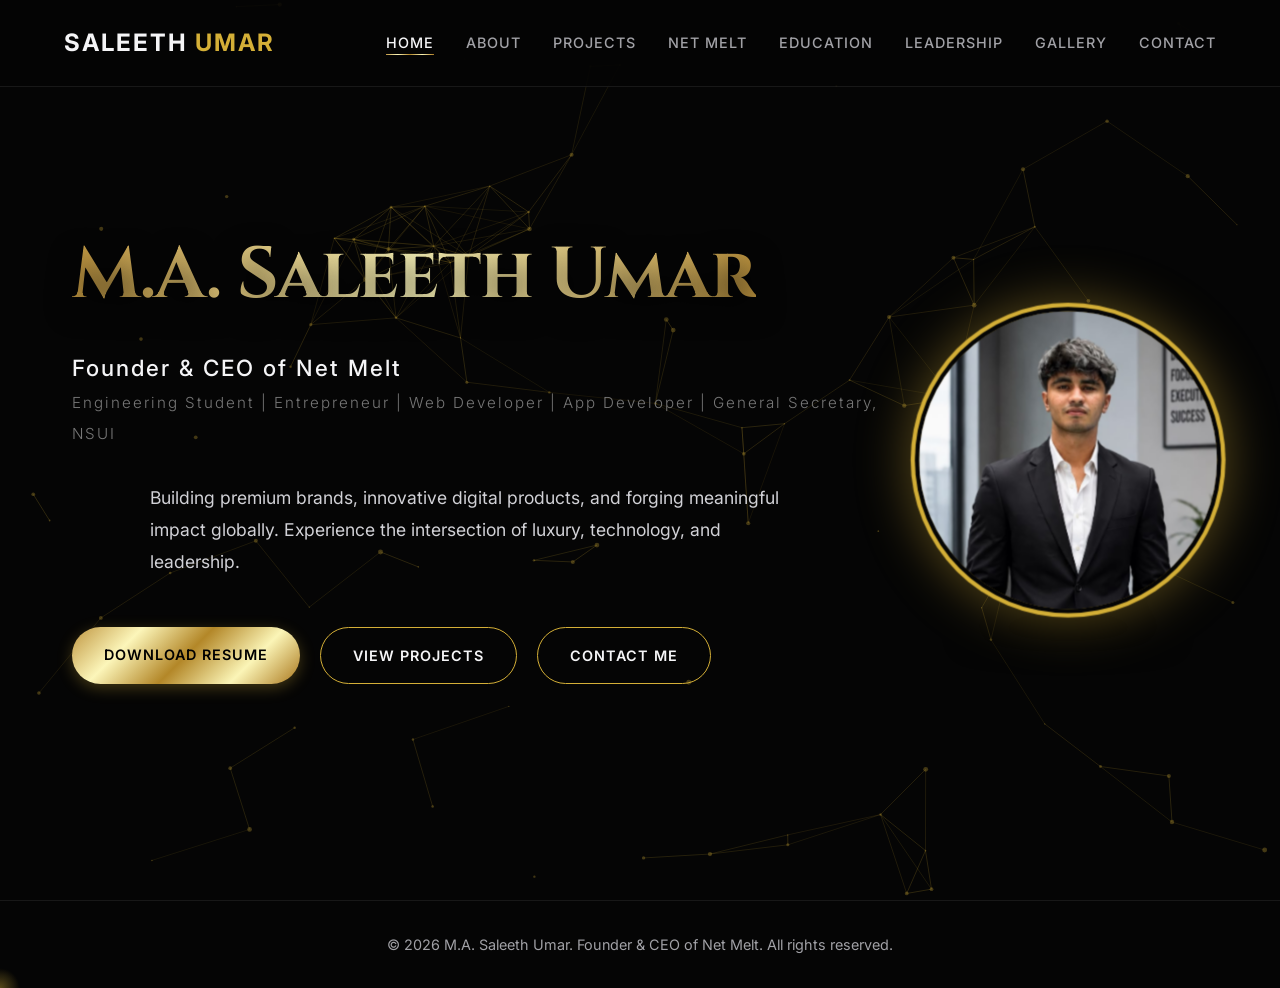
<file: index.html>
<!DOCTYPE html>
<html lang="en">
<head>
  <meta charset="UTF-8">
  <meta name="viewport" content="width=device-width, initial-scale=1.0">
  <title>M.A. Saleeth Umar | Founder & CEO</title>
  <meta name="description" content="Fortune 500-level Portfolio of M.A. Saleeth Umar - Founder of Net Melt.">
  <link rel="icon" href="favicon.ico">
  
  <link href="https://fonts.googleapis.com/css2?family=Cinzel:wght@400;700&family=Inter:wght@300;400;500;600;700&display=swap" rel="stylesheet">
  <link rel="stylesheet" href="assets/css/style.css">
  <link rel="stylesheet" href="assets/css/animations.css">
  <link rel="stylesheet" href="assets/css/responsive.css">

  <style>
    .hero {
      height: 100vh;
      display: flex;
      align-items: center;
      justify-content: center;
      text-align: center;
      position: relative;
      padding-top: 80px; /* Offset for the navbar to move everything naturally down */
    }
    .hero-content { 
      z-index: 2; 
      display: flex; 
      flex-direction: row; 
      align-items: center; 
      justify-content: space-between;
      gap: 50px; 
      margin-top: 40px; 
      width: 100%;
      text-align: left;
    }
    .hero-text-content {
      flex: 1;
      display: flex;
      flex-direction: column;
      align-items: flex-start;
      gap: 20px;
    }
    .hero-profile-wrapper { opacity: 0; animation: profileZoomIn 1.5s cubic-bezier(0.16, 1, 0.3, 1) 0.5s forwards; perspective: 1000px; }
    
    .profile-photo-container { 
      width: 280px; 
      height: 280px; 
      border-radius: 50%; 
      margin-bottom: 0; /* Let flex gap handle spacing */
      position: relative; 
      cursor: pointer; 
      transform-style: preserve-3d; 
      animation: floatRotate 8s ease-in-out infinite alternate; 
    }
    
    /* Realistic shadow beneath the profile */
    .profile-photo-container::after { 
      content: ''; 
      position: absolute; 
      bottom: -40px; 
      left: 15%; 
      width: 70%; 
      height: 20px; 
      background: rgba(0, 0, 0, 0.9); 
      filter: blur(15px); 
      border-radius: 50%; 
      z-index: -1; 
      animation: shadowBreathe 8s ease-in-out infinite alternate; 
    }
    
    .profile-photo { 
      width: 100%; 
      height: 100%; 
      border-radius: 50%; 
      object-fit: cover; 
      object-position: center 20%; 
      /* Luxury Double Gold Border */
      box-shadow: 0 0 0 4px var(--bg-color), 
                  0 0 0 8px var(--gold-primary), 
                  0 0 50px 10px rgba(212, 175, 55, 0.4); 
      position: relative; 
      z-index: 2; 
    }
    .profile-glass-overlay { position: absolute; top: 0; left: 0; right: 0; bottom: 0; border-radius: 50%; background: linear-gradient(135deg, rgba(255,255,255,0.1) 0%, transparent 30%); z-index: 3; pointer-events: none; transform: translateZ(10px); }
    .profile-ring { position: absolute; top: -15px; left: -15px; right: -15px; bottom: -15px; border-radius: 50%; border: 2px dashed rgba(212, 175, 55, 0.6); animation: spin 20s linear infinite; transform: translateZ(-10px); z-index: 1; }
    .hero-title { font-family: var(--font-heading); font-size: 4.5rem; margin: 0; text-shadow: 0 10px 30px rgba(0,0,0,0.8); line-height: 1.1; }
    .hero-roles { font-size: 1.2rem; color: var(--text-secondary); font-weight: 300; letter-spacing: 2px; margin: 15px 0; }
    .hero-tagline { font-size: 1.1rem; max-width: 650px; margin: 0 auto 30px; line-height: 1.8; color: #d1d1d6; }
    .hero-buttons { display: flex; gap: 20px; flex-wrap: wrap; justify-content: center; }

    @keyframes profileZoomIn { 0% { transform: scale(0.6) translateY(50px); opacity: 0; } 100% { transform: scale(1) translateY(0); opacity: 1; } }
    @keyframes floatRotate { 0% { transform: translateY(0px) rotate(0deg); } 50% { transform: translateY(-15px) rotate(4deg); } 100% { transform: translateY(0px) rotate(-4deg); } }
    @keyframes shadowBreathe { 0% { transform: scale(1); opacity: 0.8; } 50% { transform: scale(0.8); opacity: 0.4; } 100% { transform: scale(1); opacity: 0.8; } }
    @media (max-width: 768px) {
      .hero {
        height: auto;
        min-height: 110vh;
        padding-top: 120px;
        padding-bottom: 60px;
      }
      .hero-content {
        flex-direction: column-reverse;
        text-align: center;
        gap: 30px;
        margin-top: 10px;
      }
      .hero-text-content {
        align-items: center;
      }
      .hero-buttons {
        justify-content: center;
      }
      .profile-photo-container {
        width: 75vw;
        height: 75vw;
        max-width: 250px;
        max-height: 250px;
      }
      .profile-photo {
        object-fit: cover; 
        object-position: center 20%; 
        box-shadow: 0 0 0 3px var(--bg-color), 
                    0 0 0 6px var(--gold-primary), 
                    0 0 30px 5px rgba(212, 175, 55, 0.4); 
      }
      .hero-title {
        font-size: 2.5rem;
      }
      .hero-roles span:first-child {
        font-size: 1.1rem !important;
      }
      .hero-roles span:last-child {
        font-size: 0.85rem !important;
      }
      .hero-tagline {
        font-size: 0.95rem;
        padding: 0 15px;
      }
      .profile-photo-container::after {
        bottom: -20px;
      }
    }
  </style>
</head>
<body class="page-transition">
  
  <div class="loader-wrapper"><div class="loader"></div></div>

  <nav>
    <a href="index.html" class="logo">Saleeth <span>Umar</span></a>
    <div class="menu-toggle"><span></span><span></span><span></span></div>
    <ul class="nav-links">
      <li><a href="index.html" class="active">Home</a></li>
      <li><a href="about.html">About</a></li>
      <li><a href="projects.html">Projects</a></li>
      <li><a href="netmelt.html">Net Melt</a></li>
      <li><a href="education.html">Education</a></li>
      <li><a href="leadership.html">Leadership</a></li>
      <li><a href="gallery.html">Gallery</a></li>
      <li><a href="contact.html">Contact</a></li>
    </ul>
  </nav>

  <section class="hero">
    <div class="container">
      <div class="hero-content reveal active">
        
        <div class="hero-text-content">
          <h1 class="hero-title shimmer-text">M.A. Saleeth Umar</h1>
          
          <div class="hero-roles">
            <span style="color: var(--text-primary); font-weight: 500; font-size: 1.4rem;">Founder & CEO of Net Melt</span> <br>
            <span style="font-size: 0.95rem; color: #777;">Engineering Student | Entrepreneur | Web Developer | App Developer | General Secretary, NSUI</span>
          </div>
          
          <p class="hero-tagline">
            Building premium brands, innovative digital products, and forging meaningful impact globally. Experience the intersection of luxury, technology, and leadership.
          </p>

          <div class="hero-buttons">
            <a href="#" class="btn btn-primary">Download Resume</a>
            <a href="projects.html" class="btn btn-secondary">View Projects</a>
            <a href="contact.html" class="btn btn-secondary">Contact Me</a>
          </div>
        </div>

        <div class="hero-profile-wrapper">
          <div class="profile-photo-container tilt-card">
            <div class="profile-ring"></div>
            <img src="assets/images/profile.jpg" alt="M.A. Saleeth Umar" class="profile-photo tilt-card-inner">
            <div class="profile-glass-overlay"></div>
          </div>
        </div>
        
      </div>
    </div>
  </section>

  <footer>
    <div class="container">
      <p>&copy; 2026 M.A. Saleeth Umar. Founder & CEO of Net Melt. All rights reserved.</p>
    </div>
  </footer>

  <script src="assets/js/particles.js"></script>
  <script src="assets/js/animations.js"></script>
  <script src="assets/js/main.js"></script>
</body>
</html>
</file>
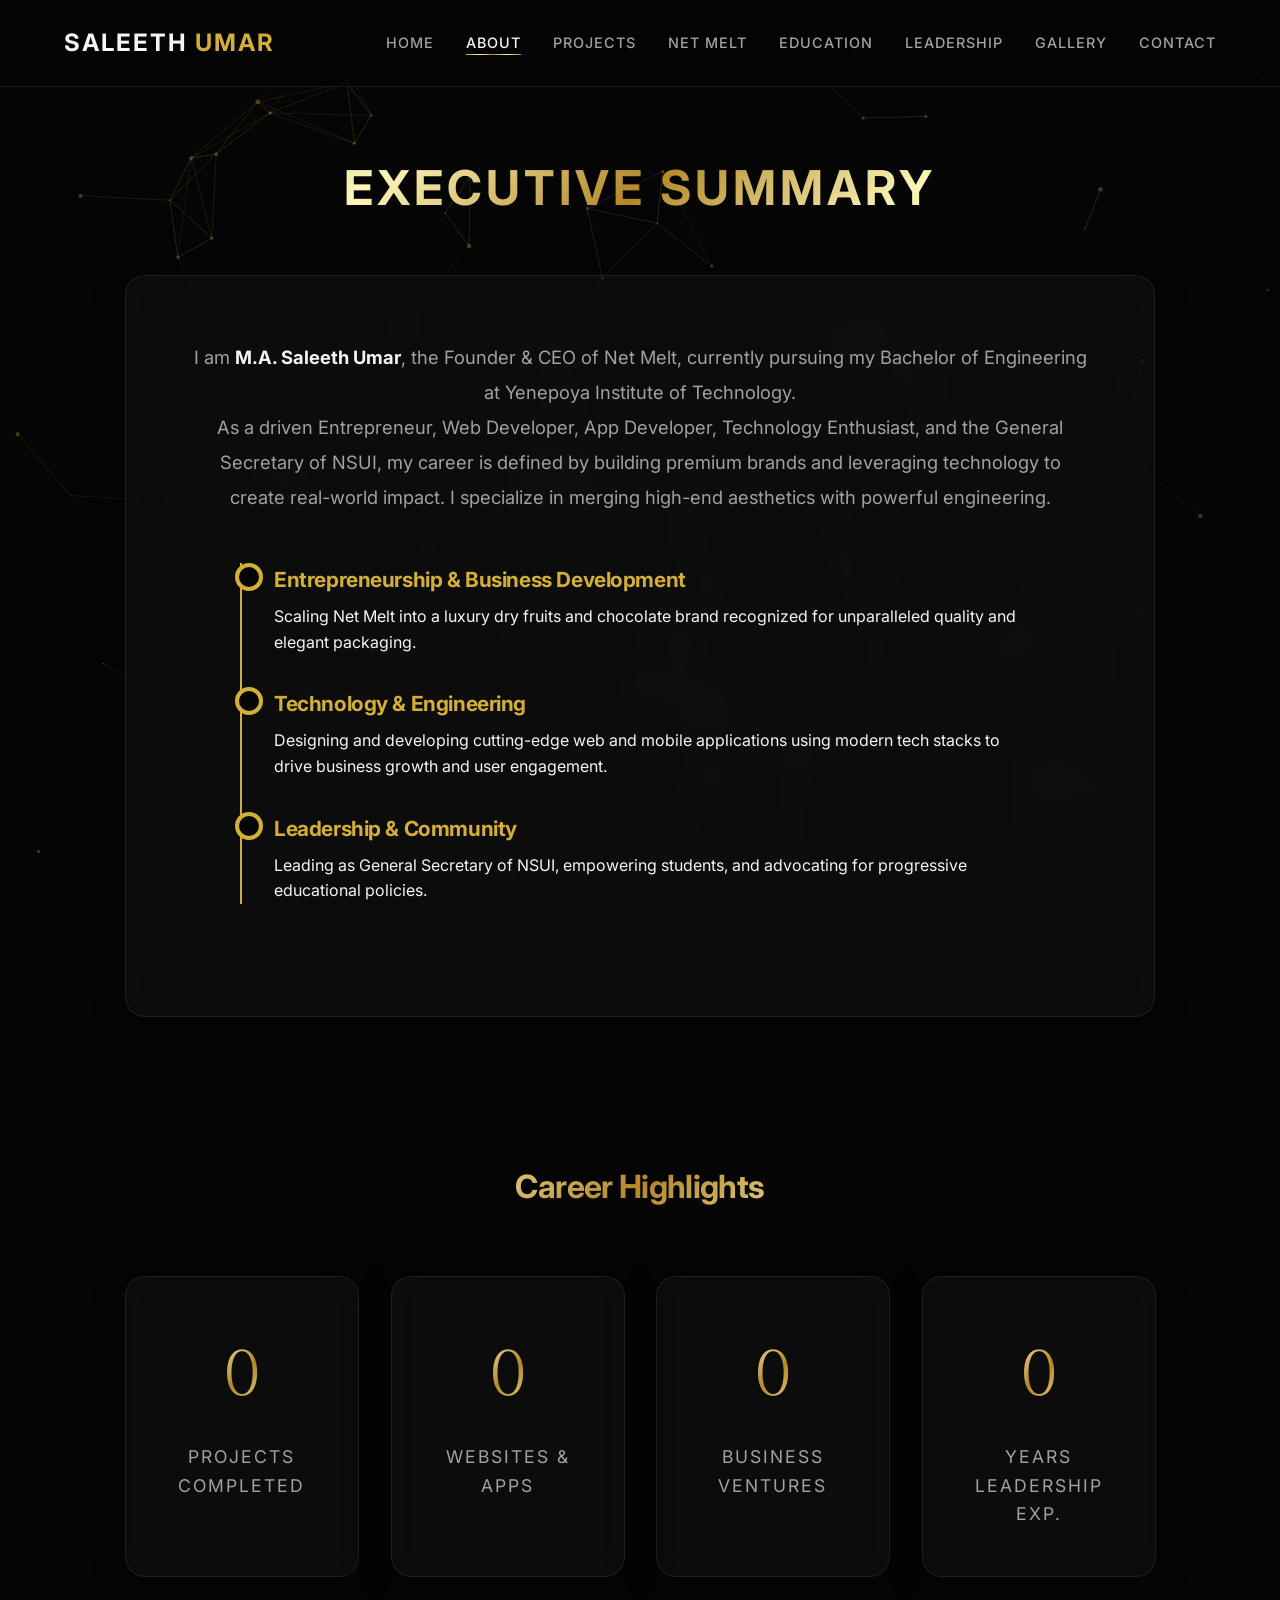
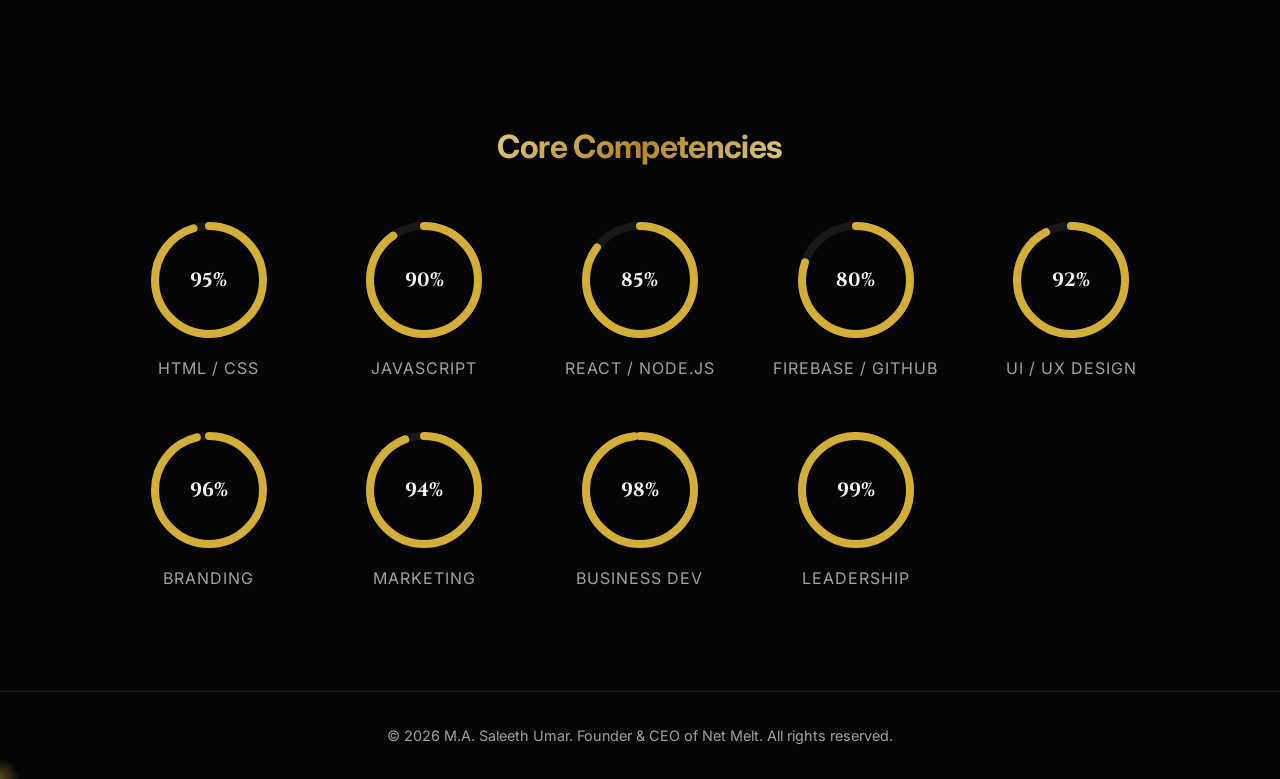
<file: about.html>
<!DOCTYPE html>
<html lang="en">
<head>
  <meta charset="UTF-8">
  <meta name="viewport" content="width=device-width, initial-scale=1.0">
  <title>About | M.A. Saleeth Umar</title>
  <link rel="icon" href="favicon.ico">
  <link href="https://fonts.googleapis.com/css2?family=Cinzel:wght@400;700&family=Inter:wght@300;400;500;600;700&display=swap" rel="stylesheet">
  <link rel="stylesheet" href="assets/css/style.css">
  <link rel="stylesheet" href="assets/css/animations.css">
  <link rel="stylesheet" href="assets/css/responsive.css">
  <style>
    .about-section { padding-top: 150px; }
    .about-grid { display: grid; grid-template-columns: 1fr; gap: 4rem; }
    .about-text { font-size: 1.15rem; line-height: 1.9; color: var(--text-secondary); text-align: center; max-width: 900px; margin: 0 auto 3rem; }
    .about-text strong { color: var(--text-primary); }
    .timeline-intro { display: flex; flex-direction: column; gap: 2rem; border-left: 2px solid var(--gold-primary); padding-left: 2rem; margin: 3rem auto; max-width: 800px; }
    .timeline-intro-item { position: relative; }
    .timeline-intro-item::before { content: ''; position: absolute; left: -39px; top: 0; width: 20px; height: 20px; background: var(--bg-color); border: 4px solid var(--gold-primary); border-radius: 50%; }
    .timeline-intro-item h4 { color: var(--gold-primary); font-size: 1.3rem; margin-bottom: 0.5rem; }
  </style>
</head>
<body class="page-transition">
  
  <div class="loader-wrapper"><div class="loader"></div></div>
  <nav>
    <a href="index.html" class="logo">Saleeth <span>Umar</span></a>
    <div class="menu-toggle"><span></span><span></span><span></span></div>
    <ul class="nav-links">
      <li><a href="index.html">Home</a></li>
      <li><a href="about.html" class="active">About</a></li>
      <li><a href="projects.html">Projects</a></li>
      <li><a href="netmelt.html">Net Melt</a></li>
      <li><a href="education.html">Education</a></li>
      <li><a href="leadership.html">Leadership</a></li>
      <li><a href="gallery.html">Gallery</a></li>
      <li><a href="contact.html">Contact</a></li>
    </ul>
  </nav>

  <section class="about-section">
    <div class="container">
      <h2 class="section-title reveal gold-text">Executive Summary</h2>
      
      <div class="about-grid">
        <div class="about-content glass-panel reveal-left" style="padding: 4rem;">
          <div class="about-text">
            <p>I am <strong>M.A. Saleeth Umar</strong>, the Founder & CEO of Net Melt, currently pursuing my Bachelor of Engineering at Yenepoya Institute of Technology.</p>
            <p>As a driven Entrepreneur, Web Developer, App Developer, Technology Enthusiast, and the General Secretary of NSUI, my career is defined by building premium brands and leveraging technology to create real-world impact. I specialize in merging high-end aesthetics with powerful engineering.</p>
          </div>

          <div class="timeline-intro reveal">
            <div class="timeline-intro-item">
              <h4>Entrepreneurship & Business Development</h4>
              <p>Scaling Net Melt into a luxury dry fruits and chocolate brand recognized for unparalleled quality and elegant packaging.</p>
            </div>
            <div class="timeline-intro-item">
              <h4>Technology & Engineering</h4>
              <p>Designing and developing cutting-edge web and mobile applications using modern tech stacks to drive business growth and user engagement.</p>
            </div>
            <div class="timeline-intro-item">
              <h4>Leadership & Community</h4>
              <p>Leading as General Secretary of NSUI, empowering students, and advocating for progressive educational policies.</p>
            </div>
          </div>
        </div>

        <div class="achievements-section reveal" style="margin-top: 5rem;">
          <h3 class="gold-text" style="text-align: center; font-size: 2rem; margin-bottom: 1rem;">Career Highlights</h3>
          <div class="achievements-grid">
            <div class="achievement-card glass-panel tilt-card">
              <div class="tilt-card-inner">
                <div class="counter" data-target="15">0</div>
                <div class="counter-label">Projects Completed</div>
              </div>
            </div>
            <div class="achievement-card glass-panel tilt-card">
              <div class="tilt-card-inner">
                <div class="counter" data-target="8">0</div>
                <div class="counter-label">Websites & Apps</div>
              </div>
            </div>
            <div class="achievement-card glass-panel tilt-card">
              <div class="tilt-card-inner">
                <div class="counter" data-target="3">0</div>
                <div class="counter-label">Business Ventures</div>
              </div>
            </div>
            <div class="achievement-card glass-panel tilt-card">
              <div class="tilt-card-inner">
                <div class="counter" data-target="4">0</div>
                <div class="counter-label">Years Leadership Exp.</div>
              </div>
            </div>
          </div>
        </div>

        <div class="skills-section reveal" style="margin-top: 5rem;">
          <h3 class="gold-text" style="text-align: center; font-size: 2rem; margin-bottom: 3rem;">Core Competencies</h3>
          
          <div class="skills-grid">
            <!-- Skill Items -->
            <div>
              <div class="skill-circle" data-percent="95">
                <svg><circle cx="60" cy="60" r="54" class="bg"></circle><circle cx="60" cy="60" r="54" class="progress"></circle></svg>
                <div class="skill-percentage">95%</div>
              </div>
              <div class="skill-name">HTML / CSS</div>
            </div>
            <div>
              <div class="skill-circle" data-percent="90">
                <svg><circle cx="60" cy="60" r="54" class="bg"></circle><circle cx="60" cy="60" r="54" class="progress"></circle></svg>
                <div class="skill-percentage">90%</div>
              </div>
              <div class="skill-name">JavaScript</div>
            </div>
            <div>
              <div class="skill-circle" data-percent="85">
                <svg><circle cx="60" cy="60" r="54" class="bg"></circle><circle cx="60" cy="60" r="54" class="progress"></circle></svg>
                <div class="skill-percentage">85%</div>
              </div>
              <div class="skill-name">React / Node.js</div>
            </div>
            <div>
              <div class="skill-circle" data-percent="80">
                <svg><circle cx="60" cy="60" r="54" class="bg"></circle><circle cx="60" cy="60" r="54" class="progress"></circle></svg>
                <div class="skill-percentage">80%</div>
              </div>
              <div class="skill-name">Firebase / GitHub</div>
            </div>
            <div>
              <div class="skill-circle" data-percent="92">
                <svg><circle cx="60" cy="60" r="54" class="bg"></circle><circle cx="60" cy="60" r="54" class="progress"></circle></svg>
                <div class="skill-percentage">92%</div>
              </div>
              <div class="skill-name">UI / UX Design</div>
            </div>
            <div>
              <div class="skill-circle" data-percent="96">
                <svg><circle cx="60" cy="60" r="54" class="bg"></circle><circle cx="60" cy="60" r="54" class="progress"></circle></svg>
                <div class="skill-percentage">96%</div>
              </div>
              <div class="skill-name">Branding</div>
            </div>
            <div>
              <div class="skill-circle" data-percent="94">
                <svg><circle cx="60" cy="60" r="54" class="bg"></circle><circle cx="60" cy="60" r="54" class="progress"></circle></svg>
                <div class="skill-percentage">94%</div>
              </div>
              <div class="skill-name">Marketing</div>
            </div>
            <div>
              <div class="skill-circle" data-percent="98">
                <svg><circle cx="60" cy="60" r="54" class="bg"></circle><circle cx="60" cy="60" r="54" class="progress"></circle></svg>
                <div class="skill-percentage">98%</div>
              </div>
              <div class="skill-name">Business Dev</div>
            </div>
            <div>
              <div class="skill-circle" data-percent="99">
                <svg><circle cx="60" cy="60" r="54" class="bg"></circle><circle cx="60" cy="60" r="54" class="progress"></circle></svg>
                <div class="skill-percentage">99%</div>
              </div>
              <div class="skill-name">Leadership</div>
            </div>
          </div>
        </div>

      </div>
    </div>
  </section>

  <footer>
    <div class="container">
      <p>&copy; 2026 M.A. Saleeth Umar. Founder & CEO of Net Melt. All rights reserved.</p>
    </div>
  </footer>

  <script src="assets/js/particles.js"></script>
  <script src="assets/js/animations.js"></script>
  <script src="assets/js/main.js"></script>
</body>
</html>
</file>
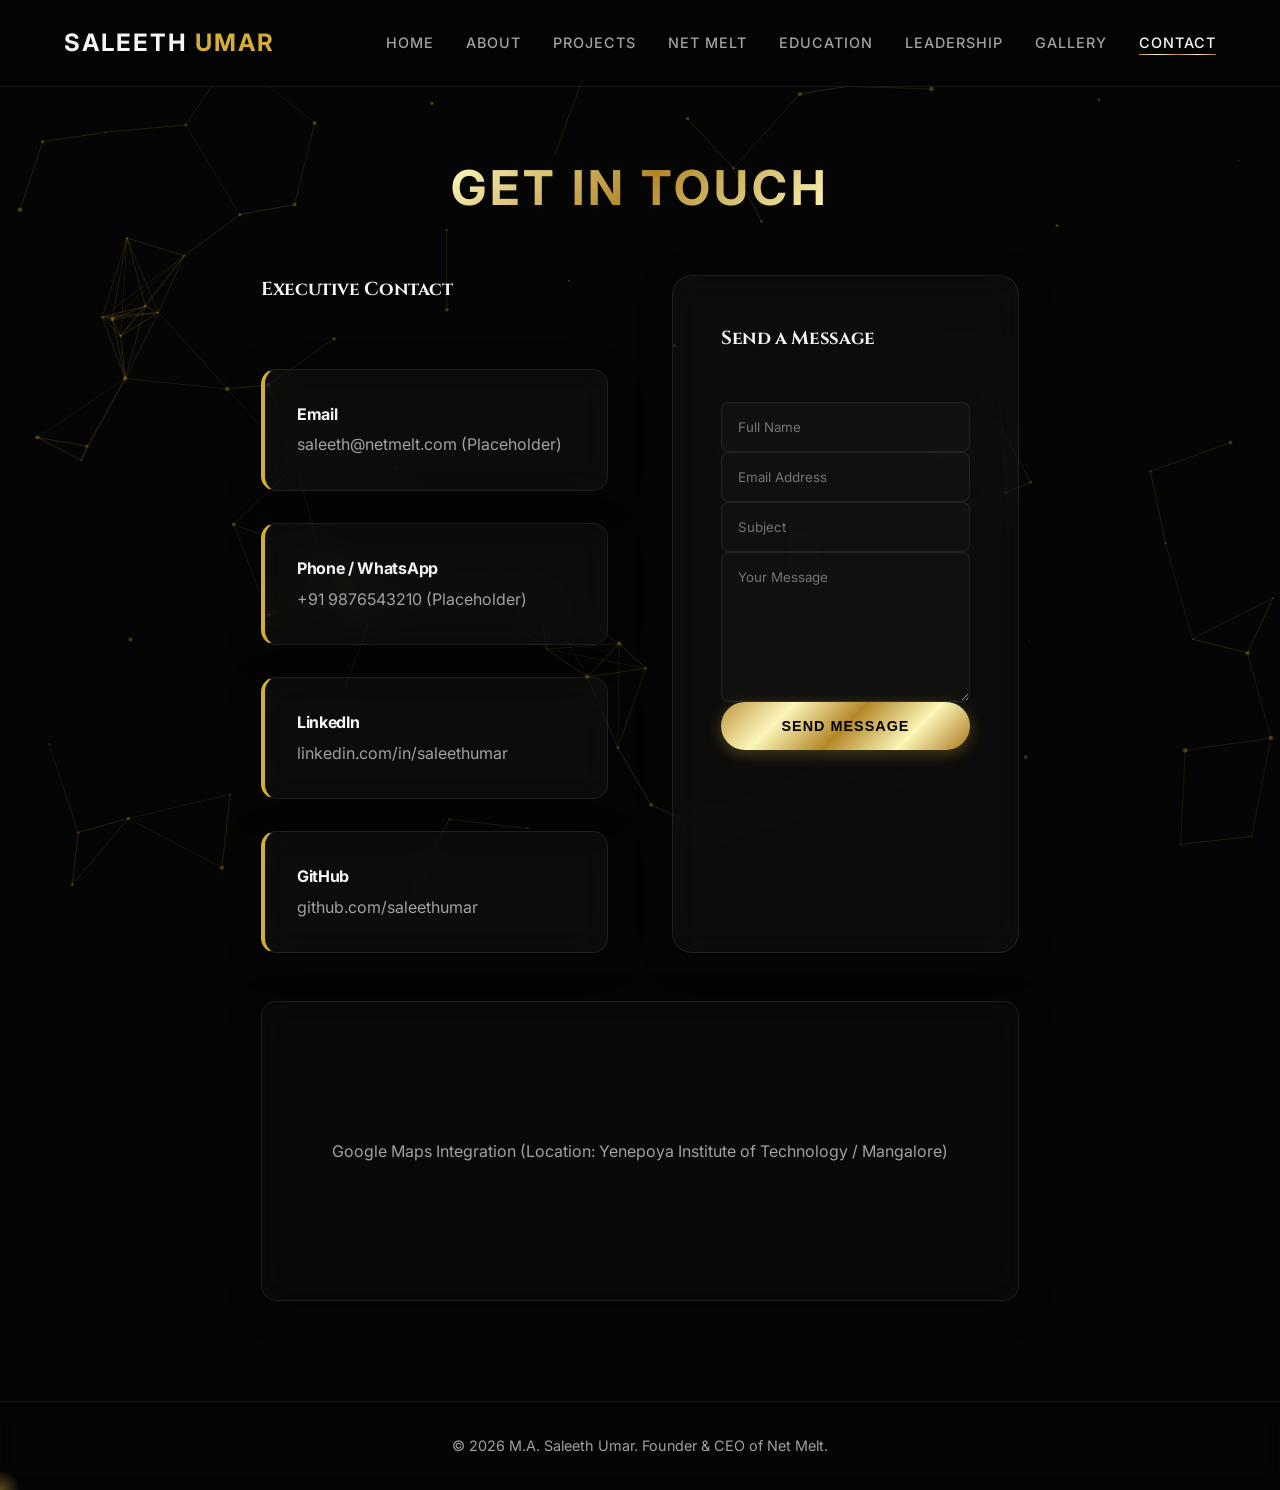
<file: contact.html>
<!DOCTYPE html>
<html lang="en">
<head>
  <meta charset="UTF-8">
  <meta name="viewport" content="width=device-width, initial-scale=1.0">
  <title>Contact | M.A. Saleeth Umar</title>
  <link rel="icon" href="favicon.ico">
  <link href="https://fonts.googleapis.com/css2?family=Cinzel:wght@400;700&family=Inter:wght@300;400;500;600;700&display=swap" rel="stylesheet">
  <link rel="stylesheet" href="assets/css/style.css">
  <link rel="stylesheet" href="assets/css/animations.css">
  <link rel="stylesheet" href="assets/css/responsive.css">
  <style>
    .contact-section { padding-top: 150px; }
    .contact-grid { display: grid; grid-template-columns: 1fr 1fr; gap: 4rem; }
    .contact-info { display: flex; flex-direction: column; gap: 2rem; }
    .info-card { padding: 2rem; border-radius: 15px; border-left: 4px solid var(--gold-primary); display: flex; align-items: center; gap: 20px; transition: var(--transition-smooth); }
    .info-card:hover { transform: translateX(10px); background: rgba(212,175,55,0.05); }
    .info-card i { font-size: 2rem; color: var(--gold-primary); }
    .info-content h4 { margin-bottom: 5px; }
    .info-content p { color: var(--text-secondary); }
    .contact-form { display: flex; flex-direction: column; gap: 1.5rem; padding: 3rem; border-radius: 20px; }
    .input-group { display: flex; flex-direction: column; gap: 0.5rem; }
    .input-group input, .input-group textarea { width: 100%; padding: 1rem; background: rgba(255,255,255,0.02); border: 1px solid var(--glass-border); border-radius: 8px; color: var(--text-primary); font-family: var(--font-main); transition: var(--transition-smooth); }
    .input-group input:focus, .input-group textarea:focus { outline: none; border-color: var(--gold-primary); box-shadow: 0 0 15px rgba(212,175,55,0.2); }
    .input-group textarea { min-height: 150px; resize: vertical; }
    .map-placeholder { width: 100%; height: 300px; background: rgba(255,255,255,0.02); border: 1px solid var(--glass-border); border-radius: 15px; margin-top: 3rem; display: flex; align-items: center; justify-content: center; color: var(--text-secondary); }
    @media screen and (max-width: 900px) { .contact-grid { grid-template-columns: 1fr; } }
  </style>
</head>
<body class="page-transition">
  
  <div class="loader-wrapper"><div class="loader"></div></div>
  <nav>
    <a href="index.html" class="logo">Saleeth <span>Umar</span></a>
    <div class="menu-toggle"><span></span><span></span><span></span></div>
    <ul class="nav-links">
      <li><a href="index.html">Home</a></li>
      <li><a href="about.html">About</a></li>
      <li><a href="projects.html">Projects</a></li>
      <li><a href="netmelt.html">Net Melt</a></li>
      <li><a href="education.html">Education</a></li>
      <li><a href="leadership.html">Leadership</a></li>
      <li><a href="gallery.html">Gallery</a></li>
      <li><a href="contact.html" class="active">Contact</a></li>
    </ul>
  </nav>

  <section class="contact-section">
    <div class="container">
      <h2 class="section-title reveal gold-text">Get In Touch</h2>
      
      <div class="contact-grid">
        <div class="contact-info reveal-left">
          <h3 style="margin-bottom: 2rem; font-family: var(--font-heading);">Executive Contact</h3>
          
          <div class="info-card glass-panel">
            <div class="info-content">
              <h4>Email</h4>
              <p>saleeth@netmelt.com (Placeholder)</p>
            </div>
          </div>
          
          <div class="info-card glass-panel">
            <div class="info-content">
              <h4>Phone / WhatsApp</h4>
              <p>+91 9876543210 (Placeholder)</p>
            </div>
          </div>
          
          <div class="info-card glass-panel">
            <div class="info-content">
              <h4>LinkedIn</h4>
              <p>linkedin.com/in/saleethumar</p>
            </div>
          </div>

          <div class="info-card glass-panel">
            <div class="info-content">
              <h4>GitHub</h4>
              <p>github.com/saleethumar</p>
            </div>
          </div>
        </div>

        <div class="contact-form glass-panel reveal-right">
          <h3 style="margin-bottom: 1.5rem; font-family: var(--font-heading);">Send a Message</h3>
          <form action="#" method="POST">
            <div class="input-group">
              <input type="text" placeholder="Full Name" required>
            </div>
            <div class="input-group">
              <input type="email" placeholder="Email Address" required>
            </div>
            <div class="input-group">
              <input type="text" placeholder="Subject">
            </div>
            <div class="input-group">
              <textarea placeholder="Your Message" required></textarea>
            </div>
            <button type="submit" class="btn btn-primary" style="width: 100%;">Send Message</button>
          </form>
        </div>
      </div>

      <div class="map-placeholder reveal glass-panel">
        <p>Google Maps Integration (Location: Yenepoya Institute of Technology / Mangalore)</p>
      </div>

    </div>
  </section>

  <footer>
    <div class="container">
      <p>&copy; 2026 M.A. Saleeth Umar. Founder & CEO of Net Melt.</p>
    </div>
  </footer>

  <script src="assets/js/particles.js"></script>
  <script src="assets/js/animations.js"></script>
  <script src="assets/js/main.js"></script>
</body>
</html>
</file>
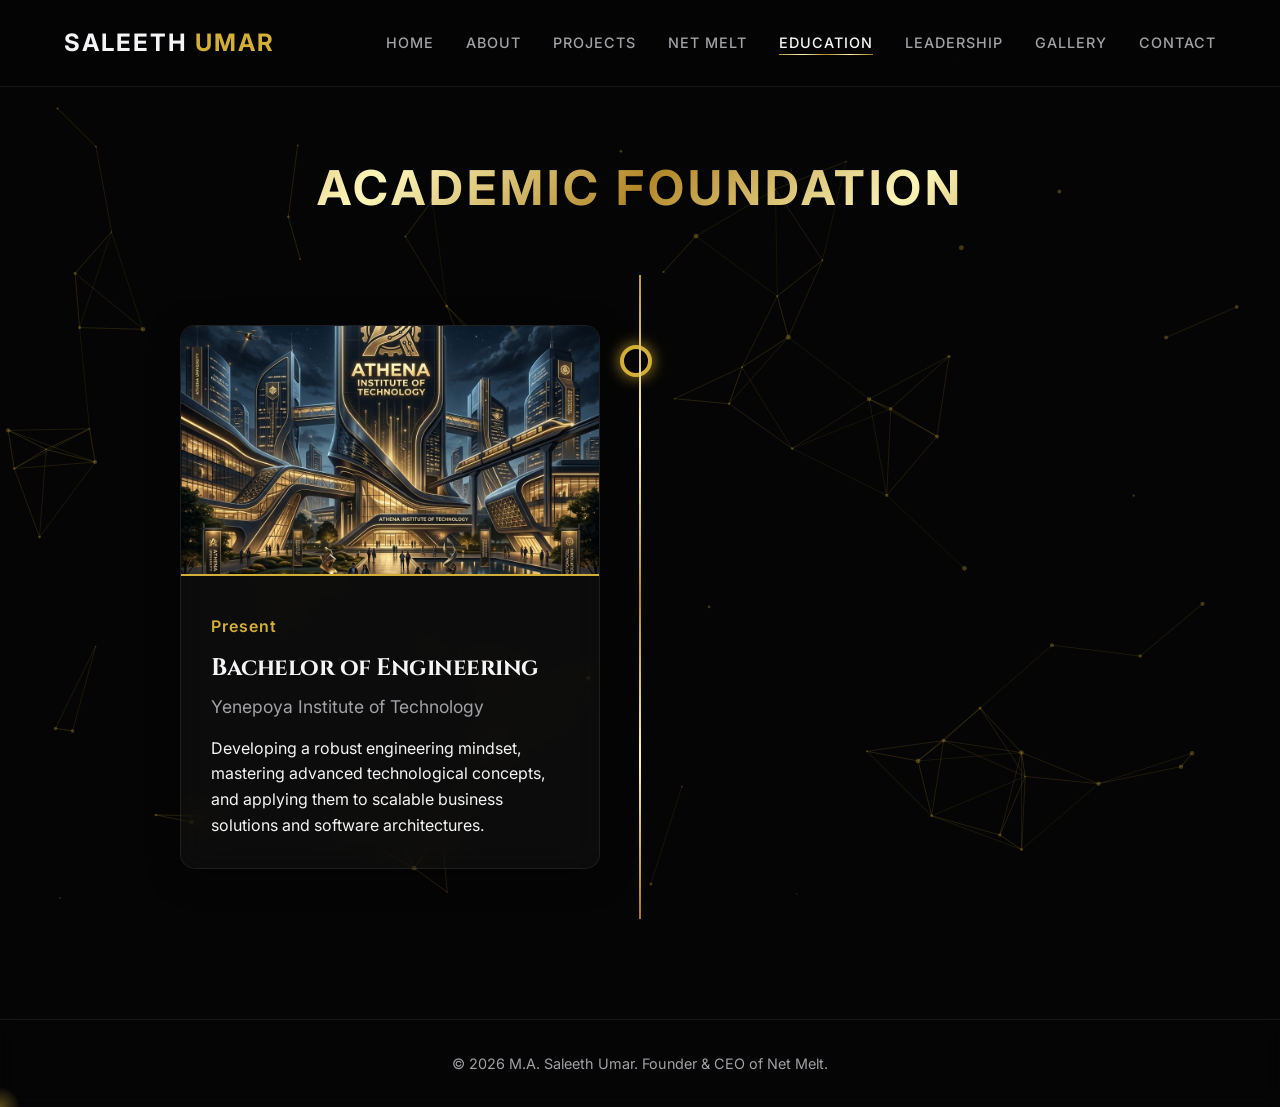
<file: education.html>
<!DOCTYPE html>
<html lang="en">
<head>
  <meta charset="UTF-8">
  <meta name="viewport" content="width=device-width, initial-scale=1.0">
  <title>Education | M.A. Saleeth Umar</title>
  <link rel="icon" href="favicon.ico">
  <link href="https://fonts.googleapis.com/css2?family=Cinzel:wght@400;700&family=Inter:wght@300;400;500;600;700&display=swap" rel="stylesheet">
  <link rel="stylesheet" href="assets/css/style.css">
  <link rel="stylesheet" href="assets/css/animations.css">
  <link rel="stylesheet" href="assets/css/responsive.css">
  <style>
    .education-section { padding-top: 150px; }
    .timeline { position: relative; max-width: 1000px; margin: 0 auto; padding: 40px 0; }
    .timeline::after { content: ''; position: absolute; width: 2px; background: var(--gold-gradient); top: 0; bottom: 0; left: 50%; margin-left: -1px; }
    .timeline-item { padding: 10px 40px; position: relative; width: 50%; }
    .timeline-item::after { content: ''; position: absolute; width: 24px; height: 24px; right: -12px; background-color: var(--bg-color); border: 4px solid var(--gold-primary); top: 30px; border-radius: 50%; z-index: 1; box-shadow: 0 0 15px rgba(212,175,55,0.8); }
    .left { left: 0; }
    .right { left: 50%; }
    .right::after { left: -12px; }
    .timeline-content { padding: 0; position: relative; border-radius: 15px; overflow: hidden; border: 1px solid var(--glass-border); }
    .timeline-img { width: 100%; height: 250px; object-fit: cover; border-bottom: 2px solid var(--gold-primary); }
    .timeline-text { padding: 30px; }
    .timeline-date { color: var(--gold-primary); font-weight: 600; margin-bottom: 10px; letter-spacing: 1px; }
    .timeline-title { font-size: 1.5rem; margin-bottom: 5px; font-family: var(--font-heading); }
    .timeline-inst { font-size: 1.1rem; color: var(--text-secondary); margin-bottom: 15px; }
    @media screen and (max-width: 768px) {
      .timeline::after { left: 31px; }
      .timeline-item { width: 100%; padding-left: 70px; padding-right: 25px; }
      .timeline-item::after { left: 19px; }
      .right { left: 0%; }
    }
  </style>
</head>
<body class="page-transition">
  
  <div class="loader-wrapper"><div class="loader"></div></div>
  <nav>
    <a href="index.html" class="logo">Saleeth <span>Umar</span></a>
    <div class="menu-toggle"><span></span><span></span><span></span></div>
    <ul class="nav-links">
      <li><a href="index.html">Home</a></li>
      <li><a href="about.html">About</a></li>
      <li><a href="projects.html">Projects</a></li>
      <li><a href="netmelt.html">Net Melt</a></li>
      <li><a href="education.html" class="active">Education</a></li>
      <li><a href="leadership.html">Leadership</a></li>
      <li><a href="gallery.html">Gallery</a></li>
      <li><a href="contact.html">Contact</a></li>
    </ul>
  </nav>

  <section class="education-section">
    <div class="container">
      <h2 class="section-title reveal gold-text">Academic Foundation</h2>
      
      <div class="timeline">
        
        <div class="timeline-item left reveal-left">
          <div class="timeline-content glass-panel tilt-card">
            <div class="tilt-card-inner">
              <img src="assets/images/illus_edu.png" class="timeline-img" alt="University Campus">
              <div class="timeline-text">
                <div class="timeline-date">Present</div>
                <h3 class="timeline-title">Bachelor of Engineering</h3>
                <div class="timeline-inst">Yenepoya Institute of Technology</div>
                <p>Developing a robust engineering mindset, mastering advanced technological concepts, and applying them to scalable business solutions and software architectures.</p>
              </div>
            </div>
          </div>
        </div>

      </div>
    </div>
  </section>

  <footer>
    <div class="container">
      <p>&copy; 2026 M.A. Saleeth Umar. Founder & CEO of Net Melt.</p>
    </div>
  </footer>

  <script src="assets/js/particles.js"></script>
  <script src="assets/js/animations.js"></script>
  <script src="assets/js/main.js"></script>
</body>
</html>
</file>
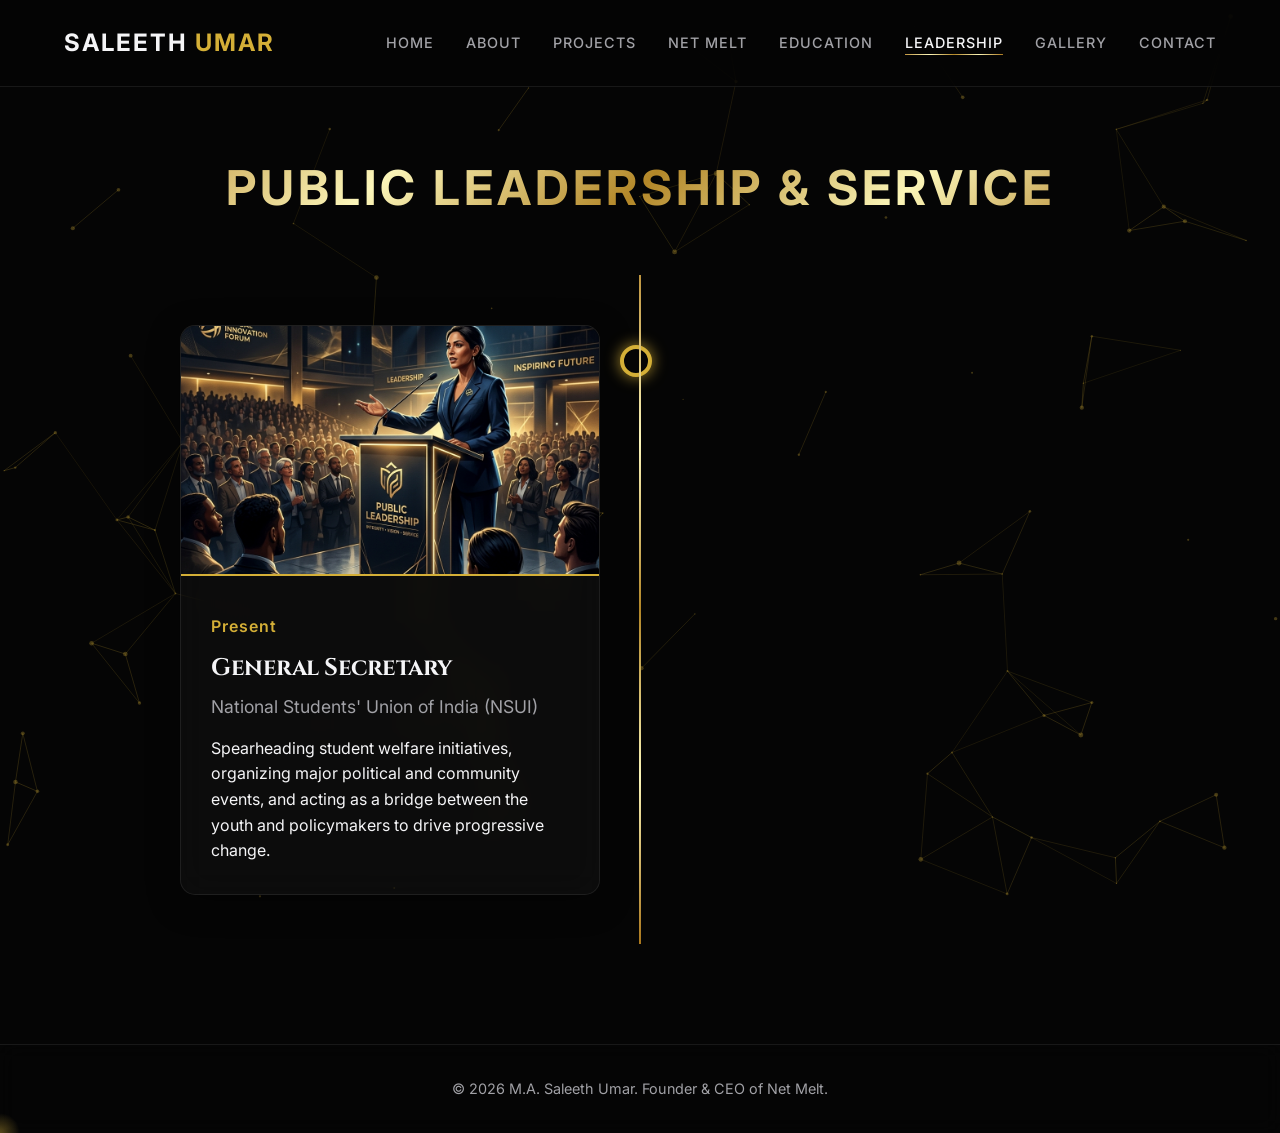
<file: leadership.html>
<!DOCTYPE html>
<html lang="en">
<head>
  <meta charset="UTF-8">
  <meta name="viewport" content="width=device-width, initial-scale=1.0">
  <title>Leadership | M.A. Saleeth Umar</title>
  <link rel="icon" href="favicon.ico">
  <link href="https://fonts.googleapis.com/css2?family=Cinzel:wght@400;700&family=Inter:wght@300;400;500;600;700&display=swap" rel="stylesheet">
  <link rel="stylesheet" href="assets/css/style.css">
  <link rel="stylesheet" href="assets/css/animations.css">
  <link rel="stylesheet" href="assets/css/responsive.css">
  <style>
    .leadership-section { padding-top: 150px; }
    .timeline { position: relative; max-width: 1000px; margin: 0 auto; padding: 40px 0; }
    .timeline::after { content: ''; position: absolute; width: 2px; background: var(--gold-gradient); top: 0; bottom: 0; left: 50%; margin-left: -1px; }
    .timeline-item { padding: 10px 40px; position: relative; width: 50%; }
    .timeline-item::after { content: ''; position: absolute; width: 24px; height: 24px; right: -12px; background-color: var(--bg-color); border: 4px solid var(--gold-primary); top: 30px; border-radius: 50%; z-index: 1; box-shadow: 0 0 15px rgba(212,175,55,0.8); }
    .left { left: 0; }
    .right { left: 50%; }
    .right::after { left: -12px; }
    .timeline-content { padding: 0; position: relative; border-radius: 15px; overflow: hidden; border: 1px solid var(--glass-border); }
    .timeline-img { width: 100%; height: 250px; object-fit: cover; border-bottom: 2px solid var(--gold-primary); }
    .timeline-text { padding: 30px; }
    .timeline-date { color: var(--gold-primary); font-weight: 600; margin-bottom: 10px; letter-spacing: 1px; }
    .timeline-title { font-size: 1.5rem; margin-bottom: 5px; font-family: var(--font-heading); }
    .timeline-inst { font-size: 1.1rem; color: var(--text-secondary); margin-bottom: 15px; }
    @media screen and (max-width: 768px) {
      .timeline::after { left: 31px; }
      .timeline-item { width: 100%; padding-left: 70px; padding-right: 25px; }
      .timeline-item::after { left: 19px; }
      .right { left: 0%; }
    }
  </style>
</head>
<body class="page-transition">
  
  <div class="loader-wrapper"><div class="loader"></div></div>
  <nav>
    <a href="index.html" class="logo">Saleeth <span>Umar</span></a>
    <div class="menu-toggle"><span></span><span></span><span></span></div>
    <ul class="nav-links">
      <li><a href="index.html">Home</a></li>
      <li><a href="about.html">About</a></li>
      <li><a href="projects.html">Projects</a></li>
      <li><a href="netmelt.html">Net Melt</a></li>
      <li><a href="education.html">Education</a></li>
      <li><a href="leadership.html" class="active">Leadership</a></li>
      <li><a href="gallery.html">Gallery</a></li>
      <li><a href="contact.html">Contact</a></li>
    </ul>
  </nav>

  <section class="leadership-section">
    <div class="container">
      <h2 class="section-title reveal gold-text">Public Leadership & Service</h2>
      
      <div class="timeline">
        
        <div class="timeline-item left reveal-left">
          <div class="timeline-content glass-panel tilt-card">
            <div class="tilt-card-inner">
              <img src="assets/images/illus_leadership.png" class="timeline-img" alt="Leadership">
              <div class="timeline-text">
                <div class="timeline-date">Present</div>
                <h3 class="timeline-title">General Secretary</h3>
                <div class="timeline-inst">National Students' Union of India (NSUI)</div>
                <p>Spearheading student welfare initiatives, organizing major political and community events, and acting as a bridge between the youth and policymakers to drive progressive change.</p>
              </div>
            </div>
          </div>
        </div>

      </div>
    </div>
  </section>

  <footer>
    <div class="container">
      <p>&copy; 2026 M.A. Saleeth Umar. Founder & CEO of Net Melt.</p>
    </div>
  </footer>

  <script src="assets/js/particles.js"></script>
  <script src="assets/js/animations.js"></script>
  <script src="assets/js/main.js"></script>
</body>
</html>
</file>
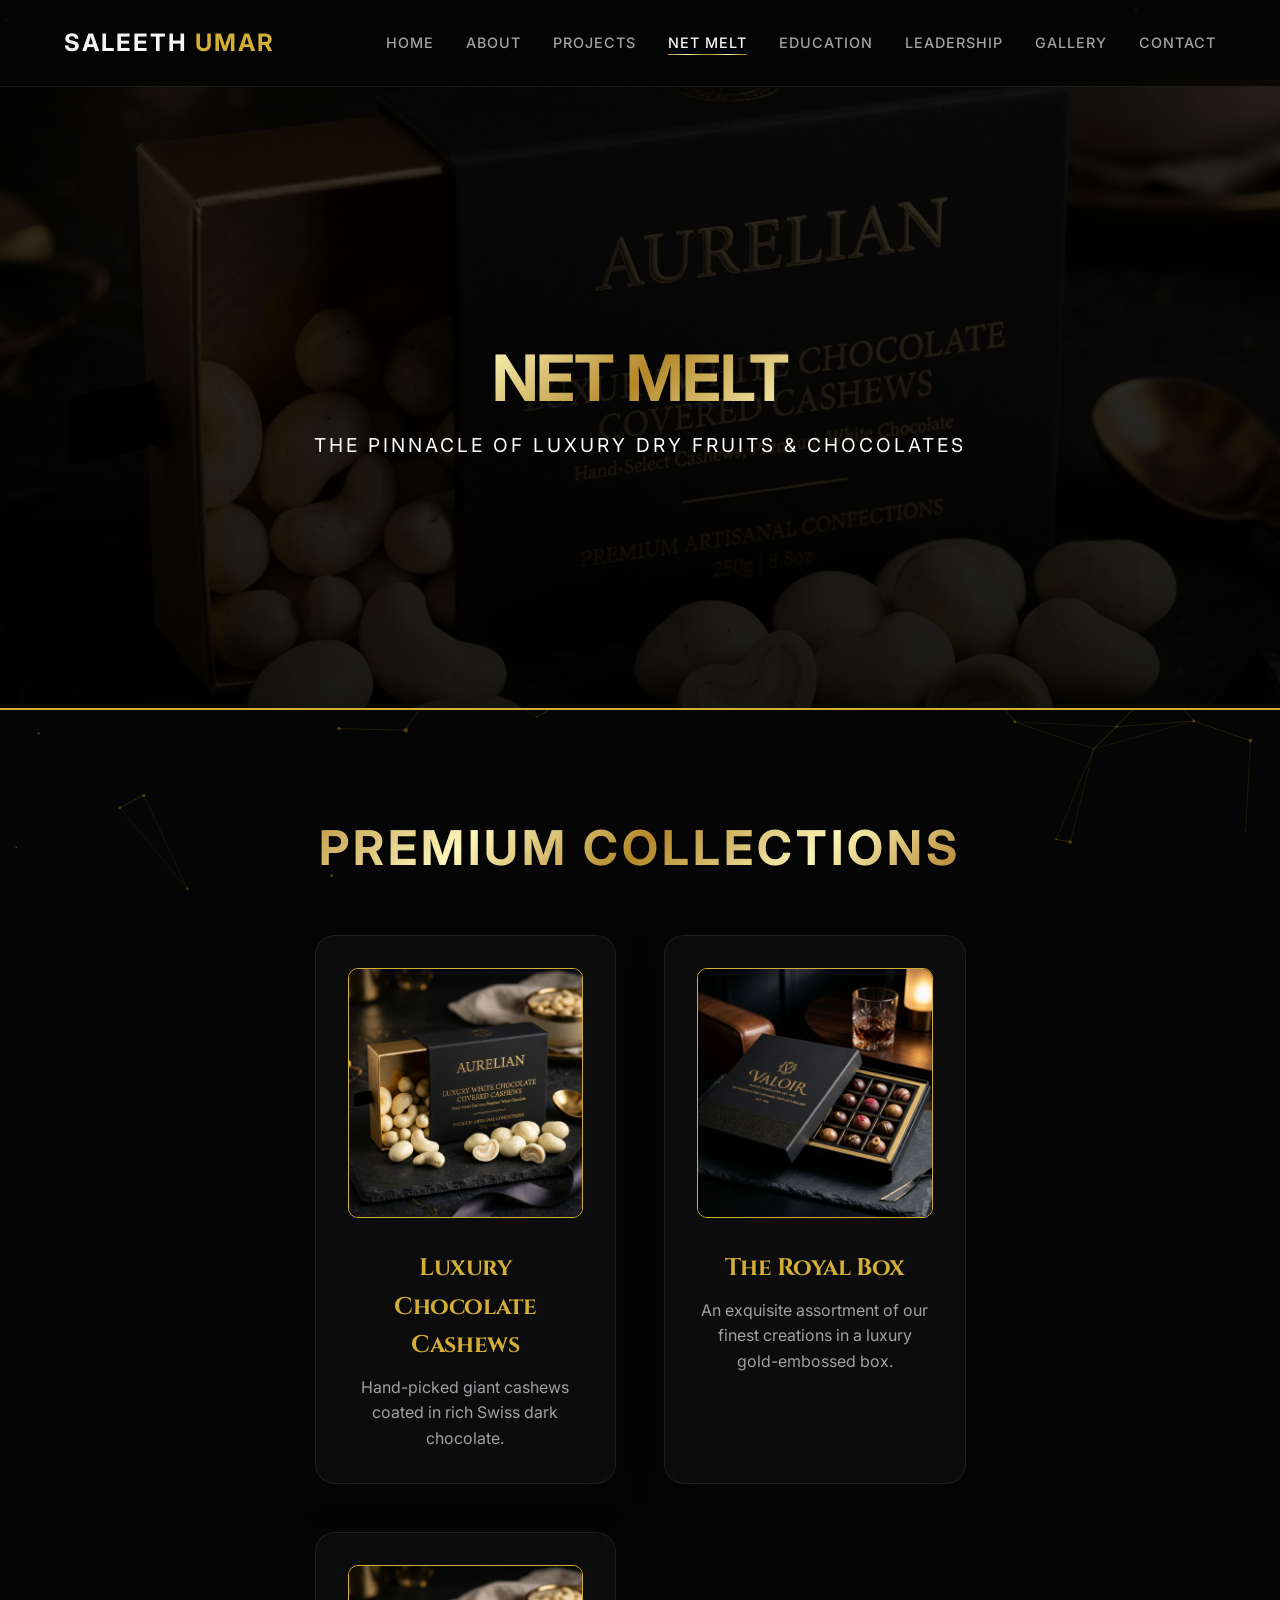
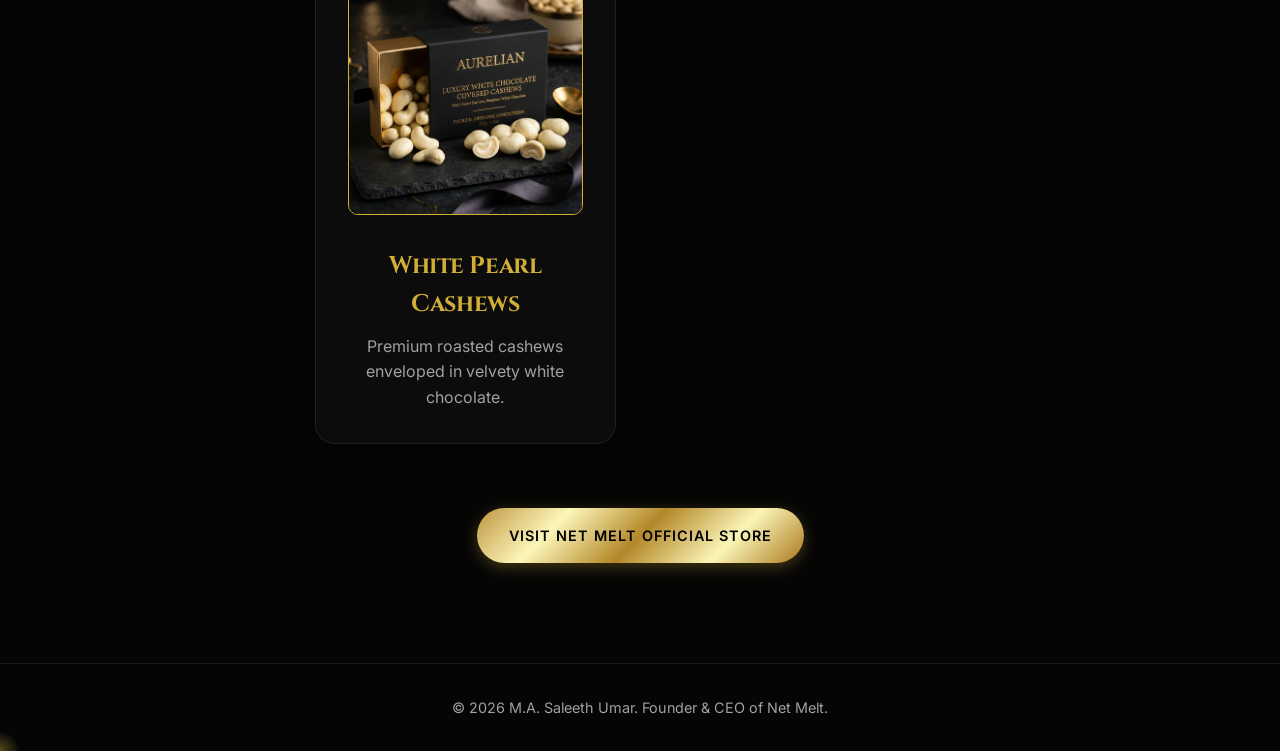
<file: netmelt.html>
<!DOCTYPE html>
<html lang="en">
<head>
  <meta charset="UTF-8">
  <meta name="viewport" content="width=device-width, initial-scale=1.0">
  <title>Net Melt | Premium Dry Fruits & Chocolate</title>
  <link rel="icon" href="favicon.ico">
  <link href="https://fonts.googleapis.com/css2?family=Cinzel:wght@400;700&family=Inter:wght@300;400;500;600;700&display=swap" rel="stylesheet">
  <link rel="stylesheet" href="assets/css/style.css">
  <link rel="stylesheet" href="assets/css/animations.css">
  <link rel="stylesheet" href="assets/css/responsive.css">
  <style>
    .nm-hero { height: 70vh; display: flex; align-items: center; justify-content: center; background: linear-gradient(rgba(0,0,0,0.8), rgba(0,0,0,0.9)), url('assets/images/nm_cashew_lux.png') center/cover no-repeat; text-align: center; margin-top: 80px; border-bottom: 2px solid var(--gold-primary); }
    .nm-products { padding: 100px 0; }
    .product-grid { display: grid; grid-template-columns: repeat(auto-fit, minmax(300px, 1fr)); gap: 3rem; }
    .product-card { padding: 2rem; text-align: center; border-radius: 20px; transition: transform 0.5s; cursor: pointer; }
    .product-card:hover { transform: translateY(-10px); }
    .product-img { width: 100%; height: 250px; object-fit: cover; border-radius: 10px; margin-bottom: 1.5rem; border: 1px solid var(--gold-primary); }
    .product-title { font-family: var(--font-heading); color: var(--gold-primary); font-size: 1.5rem; margin-bottom: 10px; }
  </style>
</head>
<body class="page-transition">
  
  <div class="loader-wrapper"><div class="loader"></div></div>
  <nav>
    <a href="index.html" class="logo">Saleeth <span>Umar</span></a>
    <div class="menu-toggle"><span></span><span></span><span></span></div>
    <ul class="nav-links">
      <li><a href="index.html">Home</a></li>
      <li><a href="about.html">About</a></li>
      <li><a href="projects.html">Projects</a></li>
      <li><a href="netmelt.html" class="active">Net Melt</a></li>
      <li><a href="education.html">Education</a></li>
      <li><a href="leadership.html">Leadership</a></li>
      <li><a href="gallery.html">Gallery</a></li>
      <li><a href="contact.html">Contact</a></li>
    </ul>
  </nav>

  <div class="nm-hero reveal">
    <div class="container">
      <h1 class="hero-title gold-text" style="font-size: 4rem;">NET MELT</h1>
      <p style="font-size: 1.2rem; color: #fff; letter-spacing: 3px; text-transform: uppercase;">The Pinnacle of Luxury Dry Fruits & Chocolates</p>
    </div>
  </div>

  <section class="nm-products">
    <div class="container">
      <h2 class="section-title reveal gold-text">Premium Collections</h2>
      
      <div class="product-grid">
        <div class="product-card glass-panel reveal-left tilt-card">
          <div class="tilt-card-inner">
            <img src="assets/images/nm_cashew_lux.png" class="product-img" alt="Luxury Chocolate Cashews">
            <h3 class="product-title">Luxury Chocolate Cashews</h3>
            <p style="color: var(--text-secondary);">Hand-picked giant cashews coated in rich Swiss dark chocolate.</p>
          </div>
        </div>
        
        <div class="product-card glass-panel reveal tilt-card">
          <div class="tilt-card-inner">
            <img src="assets/images/nm_box.png" class="product-img" alt="Premium Gift Box">
            <h3 class="product-title">The Royal Box</h3>
            <p style="color: var(--text-secondary);">An exquisite assortment of our finest creations in a luxury gold-embossed box.</p>
          </div>
        </div>

        <div class="product-card glass-panel reveal-right tilt-card">
          <div class="tilt-card-inner">
            <img src="assets/images/nm_cashew_lux.png" class="product-img" alt="White Chocolate Cashews">
            <h3 class="product-title">White Pearl Cashews</h3>
            <p style="color: var(--text-secondary);">Premium roasted cashews enveloped in velvety white chocolate.</p>
          </div>
        </div>
      </div>
      
      <div style="text-align: center; margin-top: 4rem;" class="reveal">
        <a href="#" class="btn btn-primary">Visit Net Melt Official Store</a>
      </div>
    </div>
  </section>

  <footer>
    <div class="container">
      <p>&copy; 2026 M.A. Saleeth Umar. Founder & CEO of Net Melt.</p>
    </div>
  </footer>

  <script src="assets/js/particles.js"></script>
  <script src="assets/js/animations.js"></script>
  <script src="assets/js/main.js"></script>
</body>
</html>
</file>
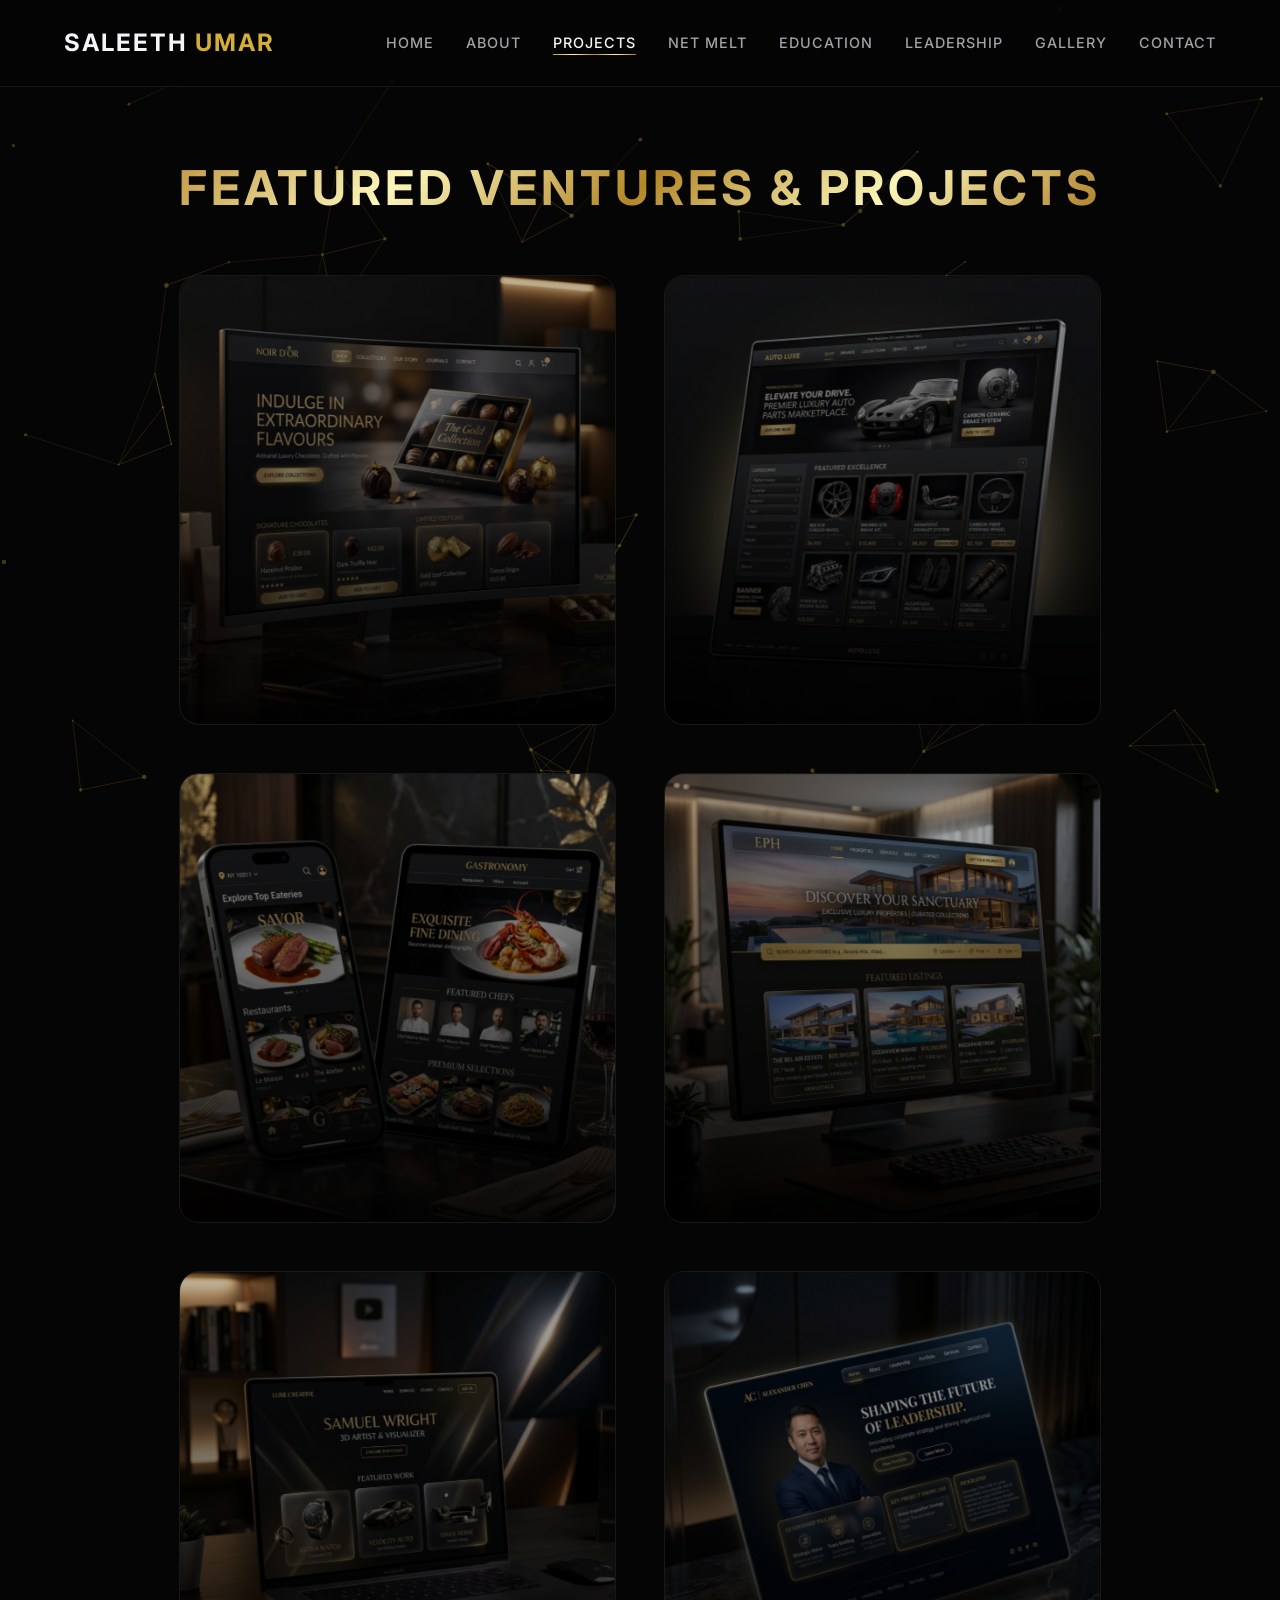
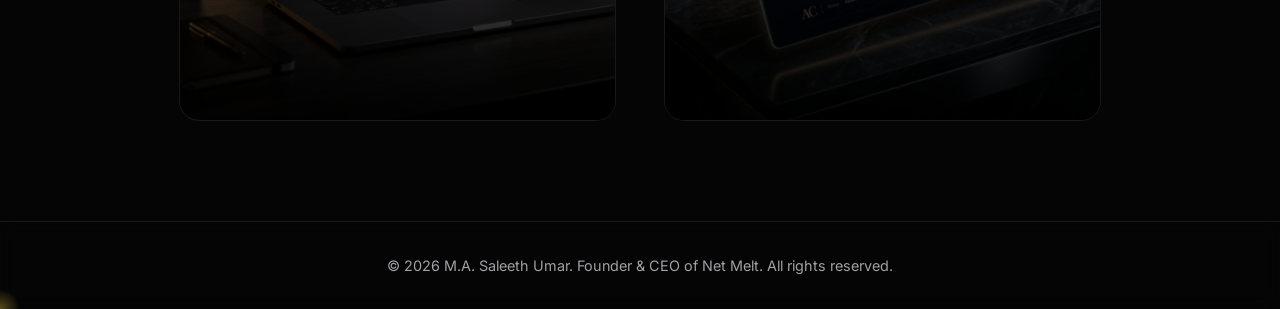
<file: projects.html>
<!DOCTYPE html>
<html lang="en">
<head>
  <meta charset="UTF-8">
  <meta name="viewport" content="width=device-width, initial-scale=1.0">
  <title>Projects | M.A. Saleeth Umar</title>
  <link rel="icon" href="favicon.ico">
  <link href="https://fonts.googleapis.com/css2?family=Cinzel:wght@400;700&family=Inter:wght@300;400;500;600;700&display=swap" rel="stylesheet">
  <link rel="stylesheet" href="assets/css/style.css">
  <link rel="stylesheet" href="assets/css/animations.css">
  <link rel="stylesheet" href="assets/css/responsive.css">
  <style>
    .projects-section { padding-top: 150px; }
    .projects-grid { display: grid; grid-template-columns: repeat(auto-fit, minmax(350px, 1fr)); gap: 3rem; }
    .project-card { height: 450px; position: relative; overflow: hidden; border-radius: 20px; cursor: pointer; border: 1px solid var(--glass-border); }
    .project-img { width: 100%; height: 100%; object-fit: cover; transition: transform 0.8s ease; }
    .project-overlay { position: absolute; top: 0; left: 0; width: 100%; height: 100%; background: linear-gradient(to top, rgba(0,0,0,0.95) 0%, rgba(0,0,0,0.2) 100%); display: flex; flex-direction: column; justify-content: flex-end; padding: 2rem; transition: background 0.5s ease; }
    .project-card:hover .project-img { transform: scale(1.1); }
    .project-card:hover .project-overlay { background: linear-gradient(to top, rgba(212,175,55,0.6) 0%, rgba(0,0,0,0.2) 100%); }
    .project-title { font-family: var(--font-heading); font-size: 1.6rem; margin-bottom: 0.5rem; transform: translateY(20px); opacity: 0; transition: all 0.4s ease; }
    .project-category { color: var(--gold-primary); font-size: 0.9rem; text-transform: uppercase; letter-spacing: 2px; margin-bottom: 1rem; transform: translateY(20px); opacity: 0; transition: all 0.4s ease 0.1s; }
    .project-card:hover .project-title, .project-card:hover .project-category { transform: translateY(0); opacity: 1; }
  </style>
</head>
<body class="page-transition">
  
  <div class="loader-wrapper"><div class="loader"></div></div>

  <nav>
    <a href="index.html" class="logo">Saleeth <span>Umar</span></a>
    <div class="menu-toggle"><span></span><span></span><span></span></div>
    <ul class="nav-links">
      <li><a href="index.html">Home</a></li>
      <li><a href="about.html">About</a></li>
      <li><a href="projects.html" class="active">Projects</a></li>
      <li><a href="netmelt.html">Net Melt</a></li>
      <li><a href="education.html">Education</a></li>
      <li><a href="leadership.html">Leadership</a></li>
      <li><a href="gallery.html">Gallery</a></li>
      <li><a href="contact.html">Contact</a></li>
    </ul>
  </nav>

  <section class="projects-section">
    <div class="container">
      <h2 class="section-title reveal gold-text">Featured Ventures & Projects</h2>
      
      <div class="projects-grid">
        
        <!-- Project 1 -->
        <div class="project-card tilt-card open-modal reveal" data-modal="modal-1">
          <img src="assets/images/proj_netmelt.png" class="project-img tilt-card-inner" alt="Net Melt Website">
          <div class="project-overlay">
            <h3 class="project-title">Net Melt Official Website</h3>
            <p class="project-category">Luxury E-Commerce</p>
          </div>
        </div>

        <!-- Project 2 -->
        <div class="project-card tilt-card open-modal reveal" data-modal="modal-2" style="transition-delay: 0.1s;">
          <img src="assets/images/proj_auto.png" class="project-img tilt-card-inner" alt="Mangalore Auto Parts">
          <div class="project-overlay">
            <h3 class="project-title">Mangalore Auto Parts</h3>
            <p class="project-category">B2B Marketplace</p>
          </div>
        </div>

        <!-- Project 3 -->
        <div class="project-card tilt-card open-modal reveal" data-modal="modal-3" style="transition-delay: 0.2s;">
          <img src="assets/images/proj_food.png" class="project-img tilt-card-inner" alt="Food Delivery Platform">
          <div class="project-overlay">
            <h3 class="project-title">Local Food Delivery Platform</h3>
            <p class="project-category">Web & App</p>
          </div>
        </div>

        <!-- Project 4 -->
        <div class="project-card tilt-card open-modal reveal" data-modal="modal-4" style="transition-delay: 0.3s;">
          <img src="assets/images/proj_realestate.png" class="project-img tilt-card-inner" alt="Real Estate Website">
          <div class="project-overlay">
            <h3 class="project-title">Premium Real Estate Platform</h3>
            <p class="project-category">Property Management</p>
          </div>
        </div>

        <!-- Project 5 -->
        <div class="project-card tilt-card open-modal reveal" data-modal="modal-5" style="transition-delay: 0.4s;">
          <img src="assets/images/proj_portfolio_1.png" class="project-img tilt-card-inner" alt="Personal Portfolio">
          <div class="project-overlay">
            <h3 class="project-title">Modern 3D Portfolio</h3>
            <p class="project-category">Interactive Web Experience</p>
          </div>
        </div>

        <!-- Project 6 -->
        <div class="project-card tilt-card open-modal reveal" data-modal="modal-6" style="transition-delay: 0.5s;">
          <img src="assets/images/proj_portfolio_2.png" class="project-img tilt-card-inner" alt="Political Portfolio">
          <div class="project-overlay">
            <h3 class="project-title">Political Leadership Portfolio</h3>
            <p class="project-category">Public Service Showcase</p>
          </div>
        </div>

      </div>
    </div>
  </section>

  <!-- Modals Overlay -->
  <div class="modal-overlay" id="project-modal">
    
    <!-- Modal 1: Net Melt -->
    <div class="modal-content" id="modal-1">
      <span class="modal-close">&times;</span>
      <img src="assets/images/proj_netmelt.png" class="modal-hero" alt="Net Melt">
      <div class="modal-body">
        <h2 style="font-family: var(--font-heading); margin-bottom: 10px;">Net Melt Official Website</h2>
        <p style="color: var(--gold-primary); margin-bottom: 20px; text-transform: uppercase;">Luxury E-Commerce Platform</p>
        <p style="margin-bottom: 20px; color: var(--text-secondary);">A highly customized, luxury e-commerce website designed specifically for the premium dry fruits and chocolates market. Features a seamless checkout process, 3D product showcases, and a dark/gold aesthetic to convey brand exclusivity.</p>
        <div class="modal-tech"><span>React</span><span>Node.js</span><span>Stripe</span><span>Framer Motion</span></div>
        <div class="modal-actions">
          <a href="#" class="btn btn-primary">Live Demo</a>
          <a href="#" class="btn btn-secondary">GitHub</a>
        </div>
      </div>
    </div>

    <!-- Modal 2: Auto Parts -->
    <div class="modal-content" id="modal-2">
      <span class="modal-close">&times;</span>
      <img src="assets/images/proj_auto.png" class="modal-hero" alt="Auto Parts">
      <div class="modal-body">
        <h2 style="font-family: var(--font-heading); margin-bottom: 10px;">Mangalore Auto Parts</h2>
        <p style="color: var(--gold-primary); margin-bottom: 20px; text-transform: uppercase;">Automobile Marketplace</p>
        <p style="margin-bottom: 20px; color: var(--text-secondary);">An online automobile spare parts marketplace connecting vendors and customers. Implemented advanced search, inventory management, and a vendor dashboard to streamline the B2B and B2C parts supply chain.</p>
        <div class="modal-tech"><span>Next.js</span><span>Firebase</span><span>Tailwind CSS</span></div>
        <div class="modal-actions">
          <a href="#" class="btn btn-primary">Live Demo</a>
          <a href="#" class="btn btn-secondary">GitHub</a>
        </div>
      </div>
    </div>

    <!-- Modal 3: Food Delivery -->
    <div class="modal-content" id="modal-3">
      <span class="modal-close">&times;</span>
      <img src="assets/images/proj_food.png" class="modal-hero" alt="Food Delivery">
      <div class="modal-body">
        <h2 style="font-family: var(--font-heading); margin-bottom: 10px;">Local Food Delivery Platform</h2>
        <p style="color: var(--gold-primary); margin-bottom: 20px; text-transform: uppercase;">Restaurant Ordering Web App</p>
        <p style="margin-bottom: 20px; color: var(--text-secondary);">A robust platform for local restaurants to manage orders and deliveries. Includes real-time tracking, a restaurant POS integration interface, and a sleek consumer-facing app.</p>
        <div class="modal-tech"><span>Vue.js</span><span>Express</span><span>MongoDB</span><span>Socket.io</span></div>
        <div class="modal-actions">
          <a href="#" class="btn btn-primary">Live Demo</a>
          <a href="#" class="btn btn-secondary">GitHub</a>
        </div>
      </div>
    </div>

    <!-- Modal 4: Real Estate -->
    <div class="modal-content" id="modal-4">
      <span class="modal-close">&times;</span>
      <img src="assets/images/proj_realestate.png" class="modal-hero" alt="Real Estate">
      <div class="modal-body">
        <h2 style="font-family: var(--font-heading); margin-bottom: 10px;">Premium Real Estate Platform</h2>
        <p style="color: var(--gold-primary); margin-bottom: 20px; text-transform: uppercase;">Property Listings</p>
        <p style="margin-bottom: 20px; color: var(--text-secondary);">A modern platform for buying, selling, and renting premium properties. Features virtual tours, advanced filtering, and a sleek map-based search functionality.</p>
        <div class="modal-tech"><span>React</span><span>Google Maps API</span><span>GraphQL</span></div>
        <div class="modal-actions">
          <a href="#" class="btn btn-primary">Live Demo</a>
          <a href="#" class="btn btn-secondary">GitHub</a>
        </div>
      </div>
    </div>

    <!-- Modal 5: Personal Portfolio -->
    <div class="modal-content" id="modal-5">
      <span class="modal-close">&times;</span>
      <img src="assets/images/proj_portfolio_1.png" class="modal-hero" alt="Portfolio">
      <div class="modal-body">
        <h2 style="font-family: var(--font-heading); margin-bottom: 10px;">Modern 3D Portfolio</h2>
        <p style="color: var(--gold-primary); margin-bottom: 20px; text-transform: uppercase;">Web Experience</p>
        <p style="margin-bottom: 20px; color: var(--text-secondary);">This very website! A Fortune 500-level personal portfolio showcasing premium 3D animations, custom particle engines, and a luxury black/gold aesthetic built purely with optimized web technologies.</p>
        <div class="modal-tech"><span>HTML5</span><span>CSS3 (3D Transforms)</span><span>Vanilla JS</span></div>
        <div class="modal-actions">
          <a href="#" class="btn btn-primary">Live Demo</a>
          <a href="#" class="btn btn-secondary">GitHub</a>
        </div>
      </div>
    </div>

    <!-- Modal 6: Political Portfolio -->
    <div class="modal-content" id="modal-6">
      <span class="modal-close">&times;</span>
      <img src="assets/images/proj_portfolio_2.png" class="modal-hero" alt="Political Portfolio">
      <div class="modal-body">
        <h2 style="font-family: var(--font-heading); margin-bottom: 10px;">Political Leadership Portfolio</h2>
        <p style="color: var(--gold-primary); margin-bottom: 20px; text-transform: uppercase;">Public Service Showcase</p>
        <p style="margin-bottom: 20px; color: var(--text-secondary);">A professional web presence designed for public figures and leaders. Features campaign trails, community impact statistics, and secure donation portals in a highly secure environment.</p>
        <div class="modal-tech"><span>Next.js</span><span>Tailwind</span><span>CMS Integration</span></div>
        <div class="modal-actions">
          <a href="#" class="btn btn-primary">Live Demo</a>
          <a href="#" class="btn btn-secondary">GitHub</a>
        </div>
      </div>
    </div>

  </div>

  <footer>
    <div class="container">
      <p>&copy; 2026 M.A. Saleeth Umar. Founder & CEO of Net Melt. All rights reserved.</p>
    </div>
  </footer>

  <script src="assets/js/particles.js"></script>
  <script src="assets/js/animations.js"></script>
  <script src="assets/js/main.js"></script>
</body>
</html>
</file>
<file: assets/css/style.css>
:root {
  --bg-color: #050505;
  --bg-color-light: #111111;
  --text-primary: #f5f5f7;
  --text-secondary: #a1a1a6;
  --gold-primary: #d4af37;
  --gold-gradient: linear-gradient(135deg, #bf953f, #fcf6ba, #b38728, #fbf5b7, #aa771c);
  --glass-bg: rgba(255, 255, 255, 0.03);
  --glass-border: rgba(255, 255, 255, 0.08);
  --glass-shadow: 0 8px 32px 0 rgba(0, 0, 0, 0.37);
  --font-main: 'Inter', -apple-system, BlinkMacSystemFont, "Segoe UI", Roboto, sans-serif;
  --font-heading: 'Cinzel', serif;
  --transition-smooth: all 0.6s cubic-bezier(0.16, 1, 0.3, 1);
}

* { margin: 0; padding: 0; box-sizing: border-box; }

body {
  background-color: var(--bg-color); color: var(--text-primary);
  font-family: var(--font-main); overflow-x: hidden;
  -webkit-font-smoothing: antialiased; line-height: 1.6;
}

::-webkit-scrollbar { width: 8px; }
::-webkit-scrollbar-track { background: var(--bg-color); }
::-webkit-scrollbar-thumb { background: var(--gold-primary); border-radius: 4px; }

#particles-js { position: fixed; top: 0; left: 0; width: 100%; height: 100%; z-index: -1; background-color: var(--bg-color); }

.cursor-glow {
  width: 40px; height: 40px;
  background: radial-gradient(circle, rgba(212, 175, 55, 0.4) 0%, transparent 70%);
  border-radius: 50%; position: fixed; pointer-events: none; z-index: 9999;
  transform: translate(-50%, -50%); transition: transform 0.1s ease-out; mix-blend-mode: screen;
}

nav {
  position: fixed; top: 0; width: 100%; padding: 1.5rem 5%;
  display: flex; justify-content: space-between; align-items: center;
  z-index: 1000; background: rgba(5, 5, 5, 0.7); backdrop-filter: blur(20px);
  border-bottom: 1px solid var(--glass-border); transition: var(--transition-smooth);
}

.logo { font-size: 1.5rem; font-weight: 700; letter-spacing: 2px; color: var(--text-primary); text-decoration: none; text-transform: uppercase; }
.logo span { color: var(--gold-primary); }

.nav-links { display: flex; gap: 2rem; list-style: none; }
.nav-links li a { color: var(--text-secondary); text-decoration: none; font-size: 0.9rem; font-weight: 500; letter-spacing: 1px; text-transform: uppercase; transition: var(--transition-smooth); position: relative; }
.nav-links li a::after { content: ''; position: absolute; width: 0; height: 1px; bottom: -4px; left: 0; background: var(--gold-gradient); transition: var(--transition-smooth); }
.nav-links li a:hover, .nav-links li a.active { color: var(--text-primary); }
.nav-links li a:hover::after, .nav-links li a.active::after { width: 100%; }

.menu-toggle { display: none; cursor: pointer; flex-direction: column; gap: 5px; }
.menu-toggle span { width: 25px; height: 2px; background: var(--text-primary); transition: var(--transition-smooth); }

.container { max-width: 1200px; margin: 0 auto; padding: 0 2rem; }

.glass-panel {
  background: var(--glass-bg); backdrop-filter: blur(16px);
  border: 1px solid var(--glass-border); border-radius: 20px; box-shadow: var(--glass-shadow);
}

h1, h2, h3, h4, h5, h6 { color: var(--text-primary); font-weight: 700; letter-spacing: -0.02em; }
.gold-text { background: var(--gold-gradient); -webkit-background-clip: text; -webkit-text-fill-color: transparent; background-clip: text; }

.btn { display: inline-block; padding: 1rem 2rem; border-radius: 30px; text-decoration: none; font-weight: 600; font-size: 0.9rem; letter-spacing: 1px; text-transform: uppercase; transition: var(--transition-smooth); cursor: pointer; border: none; text-align: center; }
.btn-primary { background: var(--gold-gradient); color: #000; box-shadow: 0 4px 15px rgba(212, 175, 55, 0.3); }
.btn-primary:hover { transform: translateY(-3px); box-shadow: 0 8px 25px rgba(212, 175, 55, 0.5); }
.btn-secondary { background: transparent; color: var(--text-primary); border: 1px solid var(--gold-primary); }
.btn-secondary:hover { background: rgba(212, 175, 55, 0.1); transform: translateY(-3px); }

section { padding: 100px 0; min-height: 100vh; display: flex; flex-direction: column; justify-content: center; position: relative; z-index: 1; }
.section-title { font-size: 3rem; text-align: center; margin-bottom: 3rem; text-transform: uppercase; letter-spacing: 4px; }

footer { text-align: center; padding: 2rem 0; border-top: 1px solid var(--glass-border); background: rgba(5, 5, 5, 0.8); backdrop-filter: blur(10px); position: relative; z-index: 1; }
footer p { color: var(--text-secondary); font-size: 0.9rem; }

.loader-wrapper { position: fixed; top: 0; left: 0; width: 100%; height: 100%; background: var(--bg-color); display: flex; justify-content: center; align-items: center; z-index: 99999; transition: opacity 0.5s ease-out; }
.loader { width: 50px; height: 50px; border: 3px solid rgba(212, 175, 55, 0.3); border-radius: 50%; border-top-color: var(--gold-primary); animation: spin 1s ease-in-out infinite; }
@keyframes spin { to { transform: rotate(360deg); } }

.tilt-card { transform-style: preserve-3d; transform: perspective(1000px); }
.tilt-card-inner { transform: translateZ(30px); }

/* Circular Progress Bars */
.skills-grid { display: grid; grid-template-columns: repeat(auto-fit, minmax(150px, 1fr)); gap: 3rem; margin-top: 3rem; text-align: center; }
.skill-circle { position: relative; width: 120px; height: 120px; margin: 0 auto 1rem; }
.skill-circle svg { width: 100%; height: 100%; transform: rotate(-90deg); }
.skill-circle circle { fill: none; stroke-width: 8; stroke-linecap: round; }
.skill-circle .bg { stroke: var(--glass-border); }
.skill-circle .progress { stroke: var(--gold-primary); stroke-dasharray: 340; stroke-dashoffset: 340; transition: stroke-dashoffset 2s cubic-bezier(0.16, 1, 0.3, 1); }
.skill-percentage { position: absolute; top: 50%; left: 50%; transform: translate(-50%, -50%); font-size: 1.2rem; font-family: var(--font-heading); font-weight: bold; color: var(--text-primary); }
.skill-name { font-size: 1rem; color: var(--text-secondary); letter-spacing: 1px; text-transform: uppercase; }

/* Animated Counters */
.achievements-grid { display: grid; grid-template-columns: repeat(auto-fit, minmax(200px, 1fr)); gap: 2rem; margin-top: 4rem; }
.achievement-card { padding: 3rem 2rem; text-align: center; border-radius: 20px; }
.counter { font-size: 4rem; font-family: var(--font-heading); background: var(--gold-gradient); -webkit-background-clip: text; color: transparent; margin-bottom: 1rem; }
.counter-label { font-size: 1.1rem; color: var(--text-secondary); text-transform: uppercase; letter-spacing: 2px; }

/* Project Modals */
.modal-overlay { position: fixed; top: 0; left: 0; width: 100%; height: 100%; background: rgba(0,0,0,0.9); backdrop-filter: blur(10px); z-index: 10000; opacity: 0; pointer-events: none; transition: opacity 0.4s ease; display: flex; align-items: center; justify-content: center; padding: 2rem; }
.modal-overlay.active { opacity: 1; pointer-events: all; }
.modal-content { background: var(--bg-color-light); border: 1px solid var(--gold-primary); border-radius: 20px; width: 100%; max-width: 900px; max-height: 90vh; overflow-y: auto; position: relative; transform: translateY(50px); transition: transform 0.4s ease; display: none; }
.modal-overlay.active .modal-content.active { transform: translateY(0); display: block; }
.modal-close { position: absolute; top: 20px; right: 25px; font-size: 2rem; color: var(--text-primary); cursor: pointer; z-index: 10; background: rgba(0,0,0,0.5); width: 40px; height: 40px; border-radius: 50%; display: flex; align-items: center; justify-content: center; }
.modal-hero { width: 100%; height: 350px; object-fit: cover; border-bottom: 2px solid var(--gold-primary); }
.modal-body { padding: 3rem; }
.modal-tech { display: flex; gap: 10px; flex-wrap: wrap; margin-bottom: 2rem; }
.modal-tech span { padding: 5px 15px; border-radius: 20px; background: rgba(212,175,55,0.1); border: 1px solid var(--gold-primary); font-size: 0.8rem; color: var(--gold-primary); text-transform: uppercase; }
.modal-actions { display: flex; gap: 15px; margin-top: 3rem; }
</file>
<file: assets/css/animations.css>
/* Scroll Reveal Classes */
.reveal {
  opacity: 0;
  transform: translateY(40px);
  transition: all 1s cubic-bezier(0.16, 1, 0.3, 1);
}

.reveal.active {
  opacity: 1;
  transform: translateY(0);
}

.reveal-left {
  opacity: 0;
  transform: translateX(-40px);
  transition: all 1s cubic-bezier(0.16, 1, 0.3, 1);
}

.reveal-left.active {
  opacity: 1;
  transform: translateX(0);
}

.reveal-right {
  opacity: 0;
  transform: translateX(40px);
  transition: all 1s cubic-bezier(0.16, 1, 0.3, 1);
}

.reveal-right.active {
  opacity: 1;
  transform: translateX(0);
}

/* Floating Animation */
@keyframes float {
  0% { transform: translateY(0px) rotate(0deg); }
  50% { transform: translateY(-15px) rotate(2deg); }
  100% { transform: translateY(0px) rotate(0deg); }
}

.float-anim {
  animation: float 6s ease-in-out infinite;
}

/* Glow Pulse Animation */
@keyframes pulseGlow {
  0% { box-shadow: 0 0 10px rgba(212, 175, 55, 0.2); }
  50% { box-shadow: 0 0 30px rgba(212, 175, 55, 0.6); }
  100% { box-shadow: 0 0 10px rgba(212, 175, 55, 0.2); }
}

.glow-pulse {
  animation: pulseGlow 4s infinite;
}

/* Smooth Page Transitions */
.page-transition {
  animation: fadeIn 0.8s ease-out forwards;
}

@keyframes fadeIn {
  from { opacity: 0; }
  to { opacity: 1; }
}

/* Text Shimmer Effect for Gold Text */
@keyframes shimmer {
  0% { background-position: -200% center; }
  100% { background-position: 200% center; }
}

.shimmer-text {
  background: linear-gradient(90deg, #bf953f 0%, #fcf6ba 25%, #bf953f 50%);
  background-size: 200% auto;
  color: transparent;
  -webkit-background-clip: text;
  background-clip: text;
  animation: shimmer 4s linear infinite;
}
</file>
<file: assets/css/responsive.css>
/* Responsive Design Styles */

@media screen and (max-width: 1024px) {
  .container {
    padding: 0 1.5rem;
  }
  
  .section-title {
    font-size: 2.5rem;
  }
}

@media screen and (max-width: 768px) {
  /* Navigation */
  .menu-toggle {
    display: flex;
    z-index: 1001;
  }

  .nav-links {
    position: fixed;
    top: 0;
    right: -100%;
    width: 100%;
    height: 100vh;
    background: rgba(5, 5, 5, 0.95);
    backdrop-filter: blur(20px);
    flex-direction: column;
    justify-content: center;
    align-items: center;
    transition: right 0.5s ease-in-out;
  }

  .nav-links.active {
    right: 0;
  }

  .nav-links li a {
    font-size: 1.2rem;
  }

  .menu-toggle.active span:nth-child(1) {
    transform: translateY(7px) rotate(45deg);
  }
  .menu-toggle.active span:nth-child(2) {
    opacity: 0;
  }
  .menu-toggle.active span:nth-child(3) {
    transform: translateY(-7px) rotate(-45deg);
  }

  /* Typography */
  .section-title {
    font-size: 2rem;
    margin-bottom: 2rem;
  }

  /* Grid Layouts (assuming CSS grids used in pages) */
  .projects-grid, .gallery-grid, .about-content {
    grid-template-columns: 1fr !important;
  }

  /* Hide cursor glow on touch devices */
  .cursor-glow {
    display: none;
  }
}

@media screen and (max-width: 480px) {
  .section-title {
    font-size: 1.8rem;
  }
  
  .btn {
    padding: 0.8rem 1.5rem;
    font-size: 0.8rem;
  }
}
</file>
